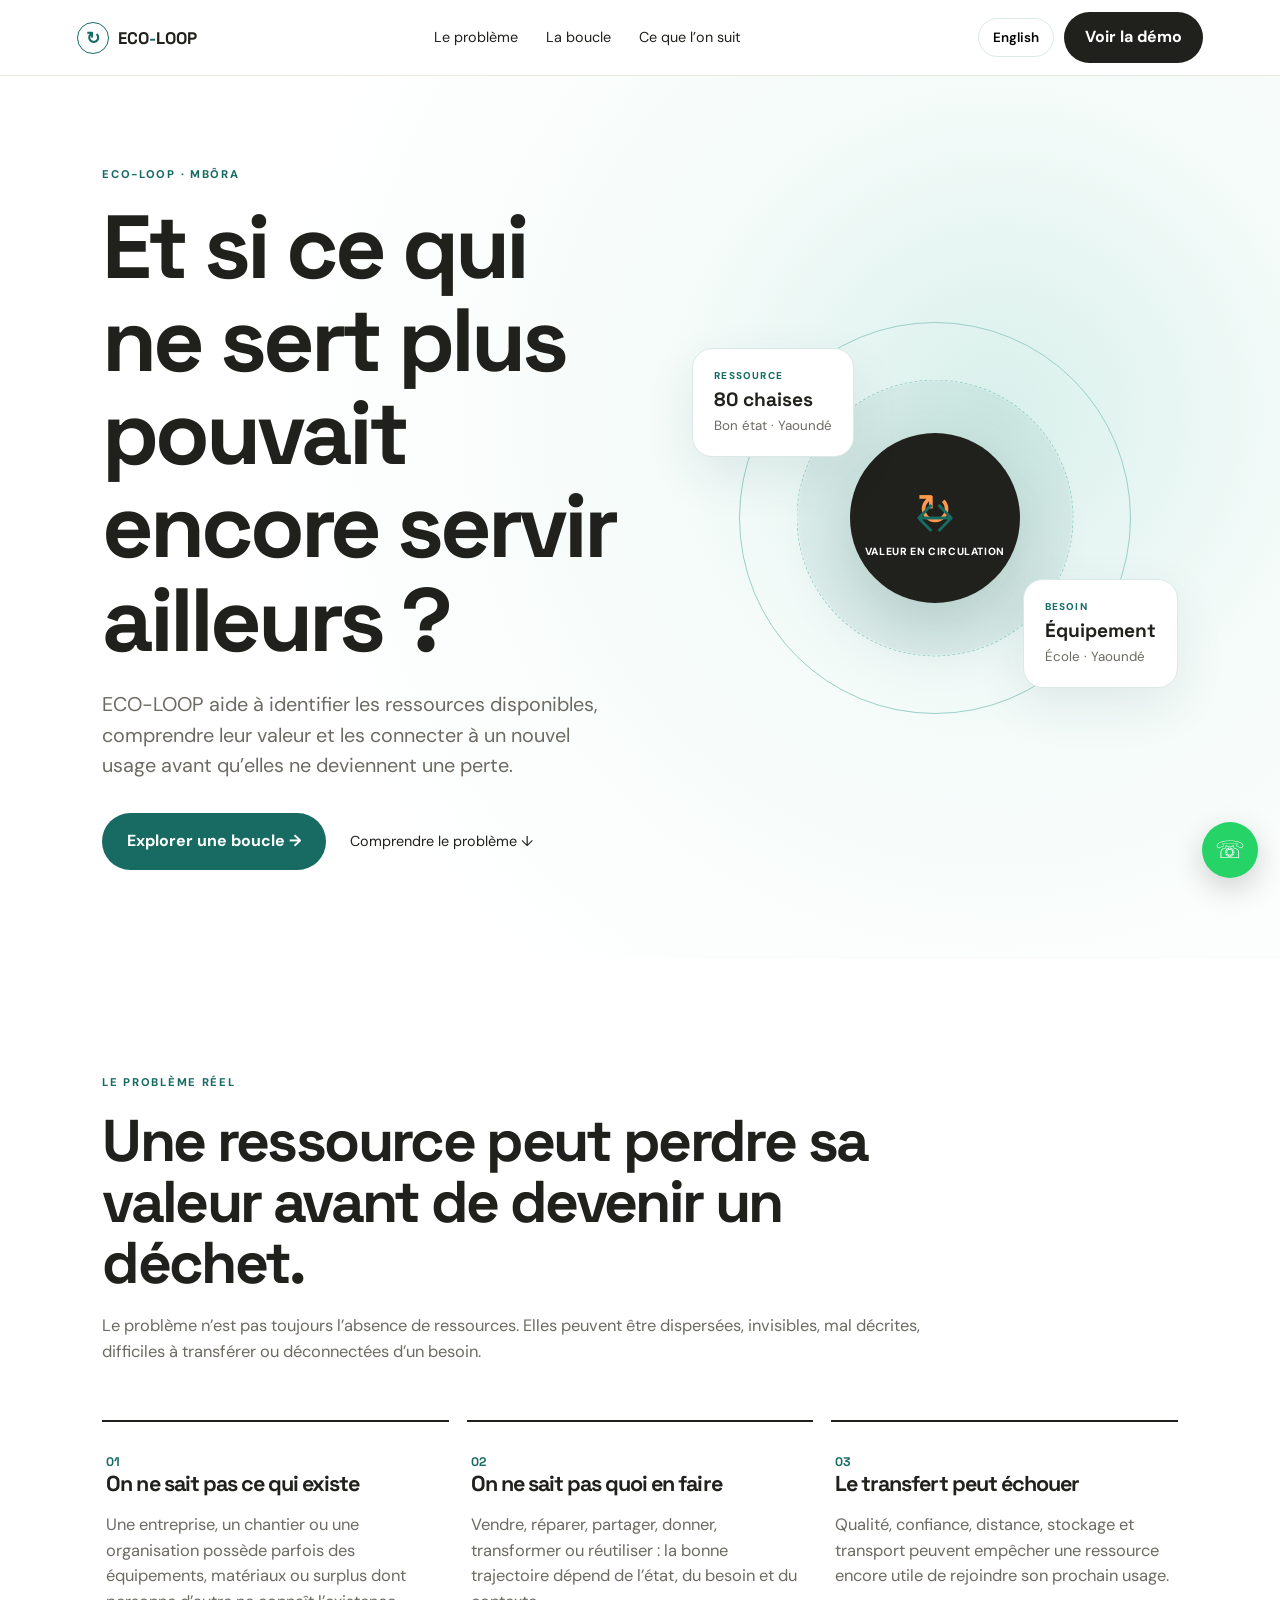
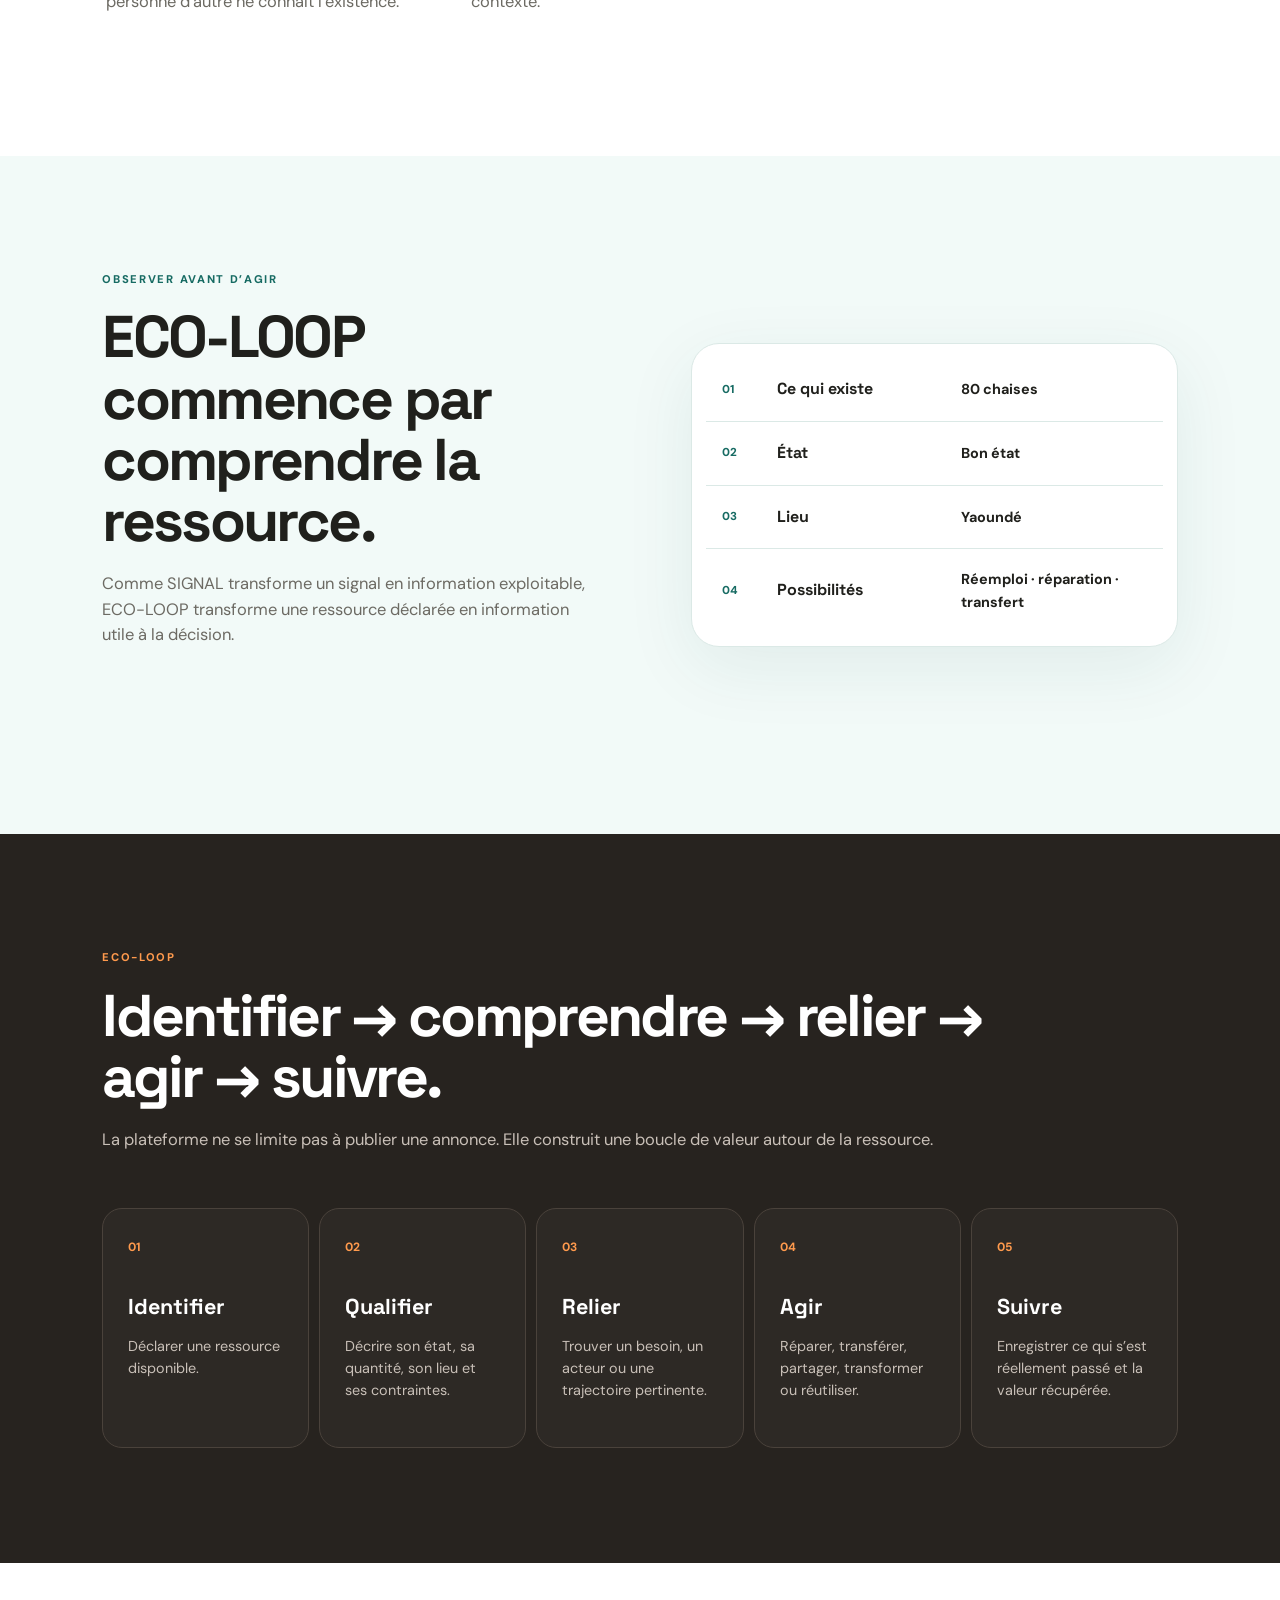
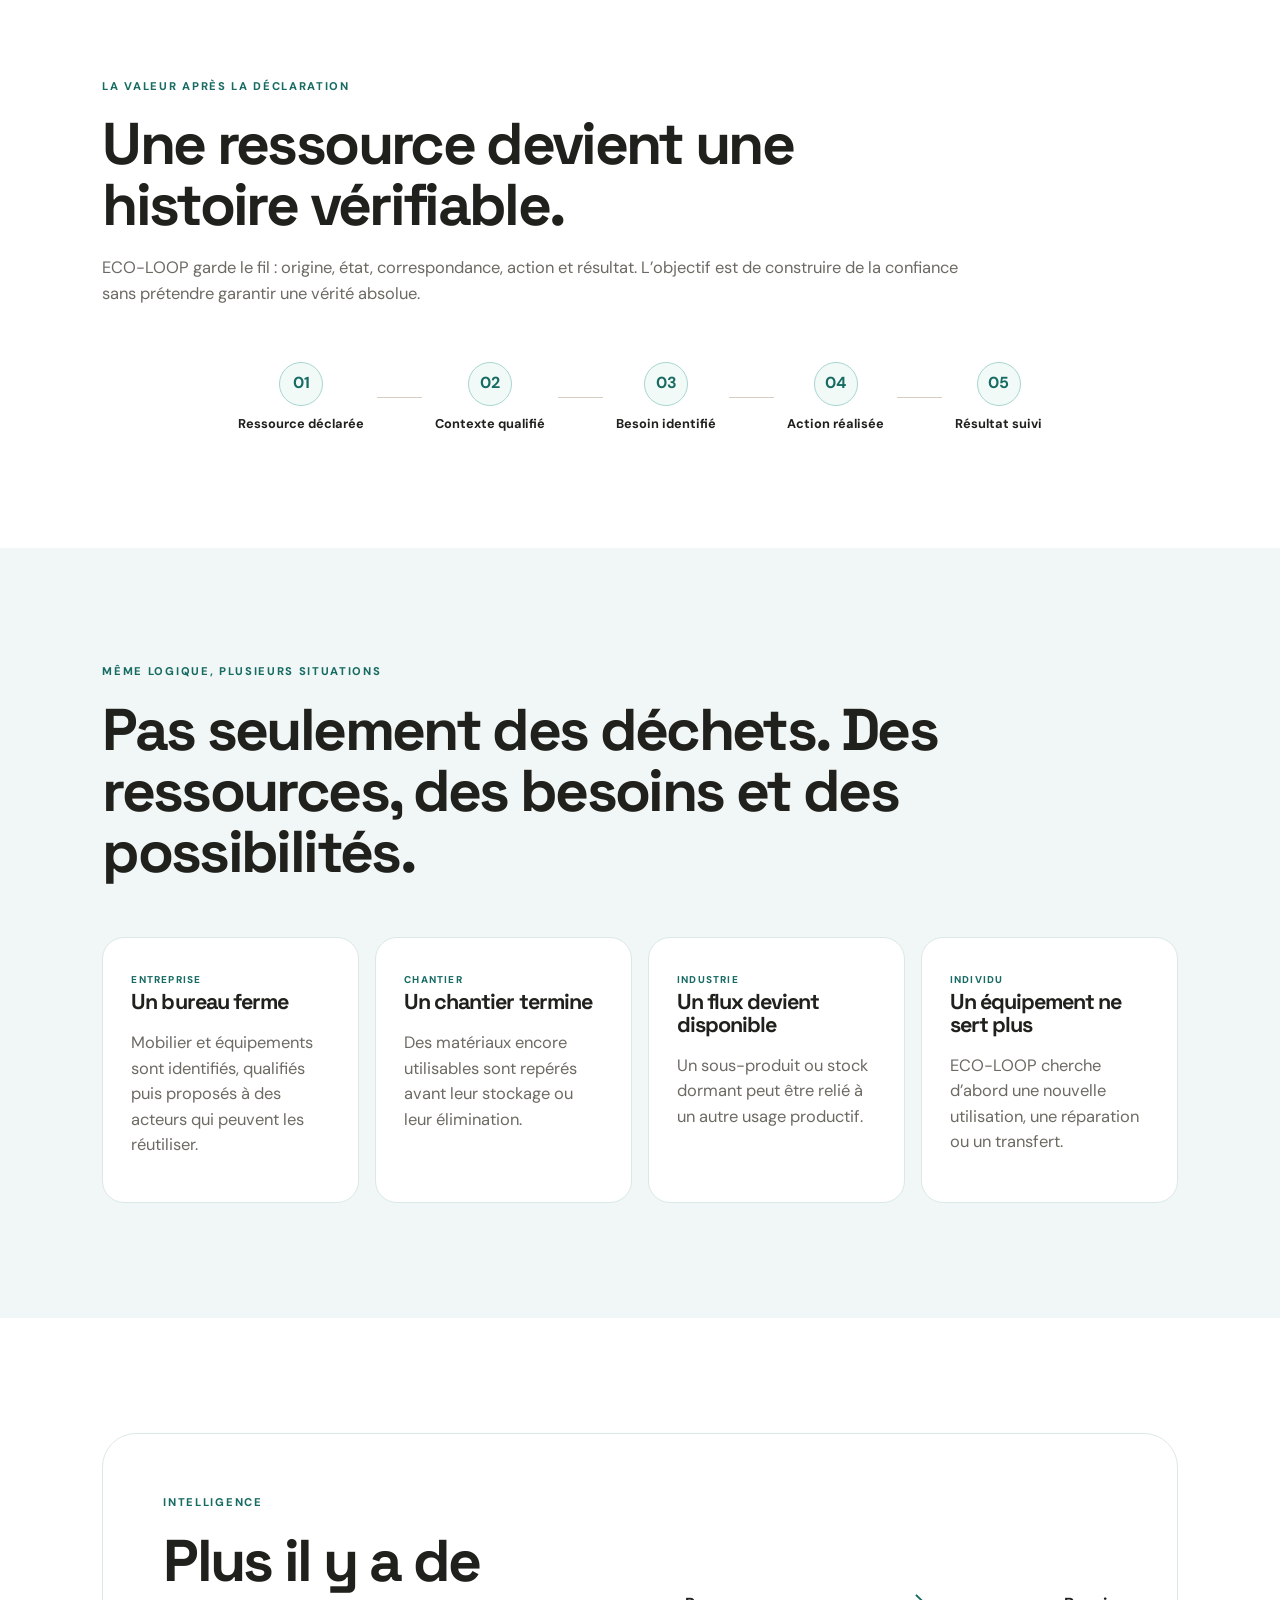
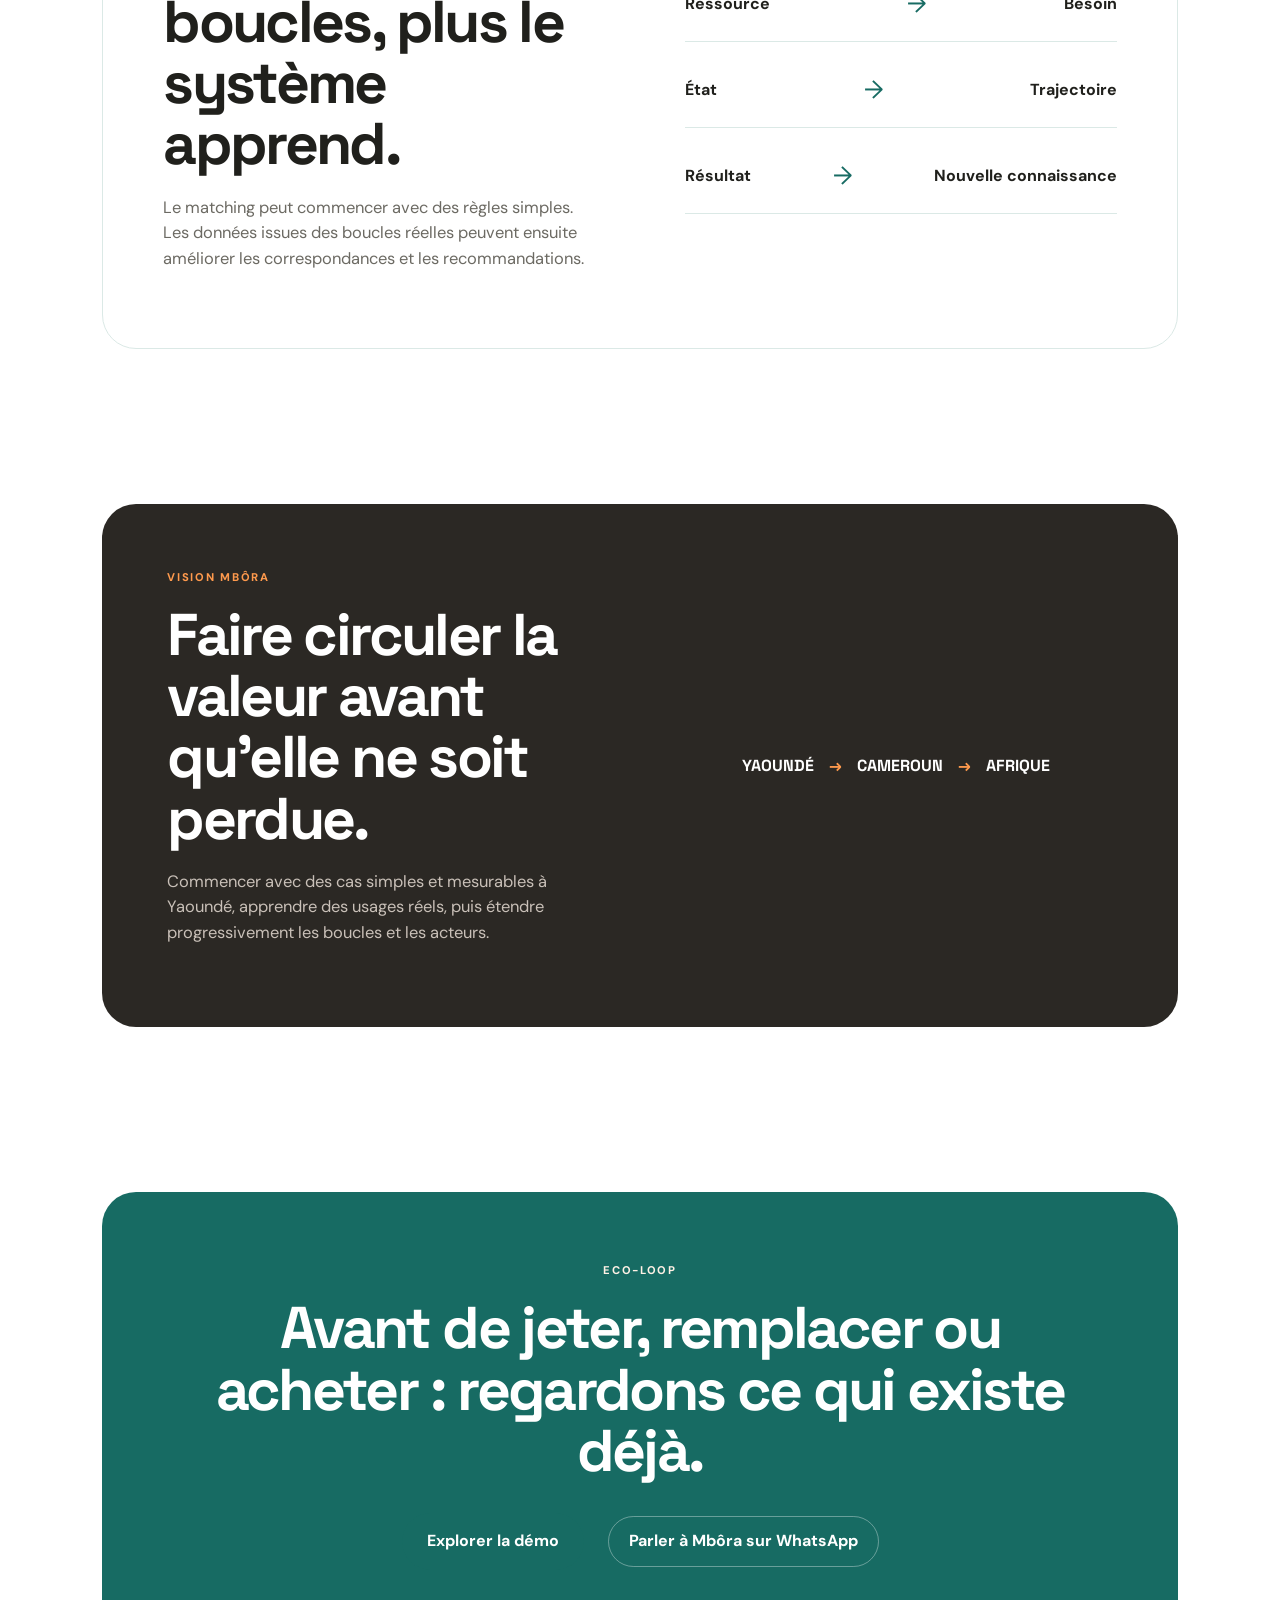
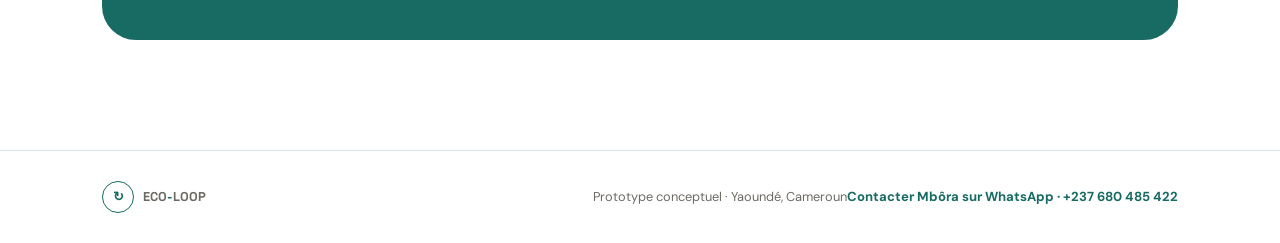
<file: index.html>
<!doctype html>
<html lang="fr"><head><meta charset="utf-8"><meta name="viewport" content="width=device-width,initial-scale=1"><meta name="description" content="ECO-LOOP aide à donner une nouvelle valeur à ce qui existe déjà."><title>ECO-LOOP — Donner une nouvelle valeur à ce qui existe déjà</title><link rel="stylesheet" href="css/style.css"></head>
<body>
<header class="nav"><a class="brand" href="index.html"><span class="brand-mark">↻</span><span>ECO<span>-</span>LOOP</span></a><nav><a href="#probleme" data-i18n="nav.problem">Le problème</a><a href="#boucle" data-i18n="nav.loop">La boucle</a><a href="#preuve" data-i18n="nav.proof">Ce que l'on suit</a></nav><div class="nav-actions"><button class="lang" id="langToggle">English</button><a class="btn btn-dark" href="demo.html" data-i18n="nav.demo">Voir la démo</a></div></header>
<main>
<section class="hero"><div class="hero-copy reveal"><div class="eyebrow" data-i18n="hero.eyebrow">ECO-LOOP · Mbôra</div><h1 data-i18n="hero.title">Et si ce qui ne sert plus pouvait encore servir ailleurs ?</h1><p class="lead" data-i18n="hero.lead">ECO-LOOP aide à identifier les ressources disponibles, comprendre leur valeur et les connecter à un nouvel usage avant qu'elles ne deviennent une perte.</p><div class="actions"><a class="btn btn-orange btn-lg" href="demo.html" data-i18n="hero.cta">Explorer une boucle →</a><a class="text-link" href="#probleme" data-i18n="hero.link">Comprendre le problème ↓</a></div></div><div class="hero-visual reveal"><div class="resource-scene"><div class="pulse"></div><div class="resource-card rc1"><span class="tiny" data-i18n="hero.resourceTag">RESSOURCE</span><strong data-i18n="hero.resource">80 chaises</strong><small data-i18n="hero.resourceMeta">Bon état · Yaoundé</small></div><div class="resource-card rc2"><span class="tiny" data-i18n="hero.needTag">BESOIN</span><strong data-i18n="hero.need">Équipement</strong><small data-i18n="hero.needMeta">École · Yaoundé</small></div><div class="connector">↔</div><div class="center-orb"><span>↻</span><small data-i18n="hero.orb">VALEUR<br>EN CIRCULATION</small></div></div></div></section>
<section id="probleme" class="section problem"><div class="section-head reveal"><div class="eyebrow" data-i18n="problem.eyebrow">Le problème réel</div><h2 data-i18n="problem.title">Une ressource peut perdre sa valeur avant de devenir un déchet.</h2><p data-i18n="problem.lead">Le problème n'est pas toujours l'absence de ressources. Elles peuvent être dispersées, invisibles, mal décrites, difficiles à transférer ou déconnectées d'un besoin.</p></div><div class="story-grid"><article class="story-card reveal"><span class="num">01</span><h3 data-i18n="problem.c1">On ne sait pas ce qui existe</h3><p data-i18n="problem.p1">Une entreprise, un chantier ou une organisation possède parfois des équipements, matériaux ou surplus dont personne d'autre ne connaît l'existence.</p></article><article class="story-card reveal"><span class="num">02</span><h3 data-i18n="problem.c2">On ne sait pas quoi en faire</h3><p data-i18n="problem.p2">Vendre, réparer, partager, donner, transformer ou réutiliser : la bonne trajectoire dépend de l'état, du besoin et du contexte.</p></article><article class="story-card reveal"><span class="num">03</span><h3 data-i18n="problem.c3">Le transfert peut échouer</h3><p data-i18n="problem.p3">Qualité, confiance, distance, stockage et transport peuvent empêcher une ressource encore utile de rejoindre son prochain usage.</p></article></div></section>
<section class="section observation"><div class="split"><div class="section-head reveal"><div class="eyebrow" data-i18n="observe.eyebrow">Observer avant d'agir</div><h2 data-i18n="observe.title">ECO-LOOP commence par comprendre la ressource.</h2><p data-i18n="observe.lead">Comme SIGNAL transforme un signal en information exploitable, ECO-LOOP transforme une ressource déclarée en information utile à la décision.</p></div><div class="observation-board reveal"><div class="board-row"><span>01</span><b data-i18n="observe.r1">Ce qui existe</b><strong data-i18n="observe.r1v">80 chaises</strong></div><div class="board-row"><span>02</span><b data-i18n="observe.r2">État</b><strong data-i18n="observe.r2v">Bon état</strong></div><div class="board-row"><span>03</span><b data-i18n="observe.r3">Lieu</b><strong data-i18n="observe.r3v">Yaoundé</strong></div><div class="board-row"><span>04</span><b data-i18n="observe.r4">Possibilités</b><strong data-i18n="observe.r4v">Réemploi · réparation · transfert</strong></div></div></div></section>
<section id="boucle" class="section dark"><div class="section-head reveal"><div class="eyebrow">ECO-LOOP</div><h2 data-i18n="loop.title">Identifier → comprendre → relier → agir → suivre.</h2><p data-i18n="loop.lead">La plateforme ne se limite pas à publier une annonce. Elle construit une boucle de valeur autour de la ressource.</p></div><div class="loop-steps"><article class="loop-step reveal"><b>01</b><span data-i18n="loop.s1">Identifier</span><p data-i18n="loop.p1">Déclarer une ressource disponible.</p></article><article class="loop-step reveal"><b>02</b><span data-i18n="loop.s2">Qualifier</span><p data-i18n="loop.p2">Décrire son état, sa quantité, son lieu et ses contraintes.</p></article><article class="loop-step reveal"><b>03</b><span data-i18n="loop.s3">Relier</span><p data-i18n="loop.p3">Trouver un besoin, un acteur ou une trajectoire pertinente.</p></article><article class="loop-step reveal"><b>04</b><span data-i18n="loop.s4">Agir</span><p data-i18n="loop.p4">Réparer, transférer, partager, transformer ou réutiliser.</p></article><article class="loop-step reveal"><b>05</b><span data-i18n="loop.s5">Suivre</span><p data-i18n="loop.p5">Enregistrer ce qui s'est réellement passé et la valeur récupérée.</p></article></div></section>
<section id="preuve" class="section"><div class="section-head reveal"><div class="eyebrow" data-i18n="proof.eyebrow">La valeur après la déclaration</div><h2 data-i18n="proof.title">Une ressource devient une histoire vérifiable.</h2><p data-i18n="proof.lead">ECO-LOOP garde le fil : origine, état, correspondance, action et résultat. L'objectif est de construire de la confiance sans prétendre garantir une vérité absolue.</p></div><div class="trace-flow"><div class="trace-item reveal"><b>01</b><span data-i18n="proof.t1">Ressource déclarée</span></div><i></i><div class="trace-item reveal"><b>02</b><span data-i18n="proof.t2">Contexte qualifié</span></div><i></i><div class="trace-item reveal"><b>03</b><span data-i18n="proof.t3">Besoin identifié</span></div><i></i><div class="trace-item reveal"><b>04</b><span data-i18n="proof.t4">Action réalisée</span></div><i></i><div class="trace-item reveal"><b>05</b><span data-i18n="proof.t5">Résultat suivi</span></div></div></section>
<section class="section usecases"><div class="section-head reveal"><div class="eyebrow" data-i18n="cases.eyebrow">Même logique, plusieurs situations</div><h2 data-i18n="cases.title">Pas seulement des déchets. Des ressources, des besoins et des possibilités.</h2></div><div class="case-grid"><article class="case reveal"><span data-i18n="cases.tag.entreprise">ENTREPRISE</span><h3 data-i18n="cases.c1">Un bureau ferme</h3><p data-i18n="cases.p1">Mobilier et équipements sont identifiés, qualifiés puis proposés à des acteurs qui peuvent les réutiliser.</p></article><article class="case reveal"><span data-i18n="cases.tag.chantier">CHANTIER</span><h3 data-i18n="cases.c2">Un chantier termine</h3><p data-i18n="cases.p2">Des matériaux encore utilisables sont repérés avant leur stockage ou leur élimination.</p></article><article class="case reveal"><span data-i18n="cases.tag.industrie">INDUSTRIE</span><h3 data-i18n="cases.c3">Un flux devient disponible</h3><p data-i18n="cases.p3">Un sous-produit ou stock dormant peut être relié à un autre usage productif.</p></article><article class="case reveal"><span data-i18n="cases.tag.individu">INDIVIDU</span><h3 data-i18n="cases.c4">Un équipement ne sert plus</h3><p data-i18n="cases.p4">ECO-LOOP cherche d'abord une nouvelle utilisation, une réparation ou un transfert.</p></article></div></section>
<section class="section intelligence"><div class="intelligence-box reveal"><div><div class="eyebrow" data-i18n="ai.eyebrow">Intelligence</div><h2 data-i18n="ai.title">Plus il y a de boucles, plus le système apprend.</h2><p data-i18n="ai.lead">Le matching peut commencer avec des règles simples. Les données issues des boucles réelles peuvent ensuite améliorer les correspondances et les recommandations.</p></div><div class="signal-lines"><div><b data-i18n="ai.r1">Ressource</b><span>→</span><b data-i18n="ai.r1b">Besoin</b></div><div><b data-i18n="ai.r2">État</b><span>→</span><b data-i18n="ai.r2b">Trajectoire</b></div><div><b data-i18n="ai.r3">Résultat</b><span>→</span><b data-i18n="ai.r3b">Nouvelle connaissance</b></div></div></div></section>
<section class="section vision"><div class="vision-box reveal"><div><div class="eyebrow" data-i18n="vision.eyebrow">Vision Mbôra</div><h2 data-i18n="vision.title">Faire circuler la valeur avant qu'elle ne soit perdue.</h2><p data-i18n="vision.p">Commencer avec des cas simples et mesurables à Yaoundé, apprendre des usages réels, puis étendre progressivement les boucles et les acteurs.</p></div><div class="path"><span data-i18n="vision.city1">YAOUNDÉ</span><i>→</i><span data-i18n="vision.city2">CAMEROUN</span><i>→</i><span data-i18n="vision.city3">AFRIQUE</span></div></div></section>
<section class="cta"><div class="cta-box reveal"><div class="eyebrow">ECO-LOOP</div><h2 data-i18n="cta.title">Avant de jeter, remplacer ou acheter : regardons ce qui existe déjà.</h2><div class="actions center"><a class="btn btn-orange btn-lg" href="demo.html" data-i18n="cta.demo">Explorer la démo</a><a class="btn btn-outline-light" href="https://wa.me/237680485422" target="_blank" rel="noopener" data-i18n="cta.contact">Parler à Mbôra sur WhatsApp</a></div></div></section>
</main><footer><div class="brand"><span class="brand-mark">↻</span><span>ECO<span>-</span>LOOP</span></div><div class="footer-contact"><span data-i18n="footer">Prototype conceptuel · Yaoundé, Cameroun</span><a href="https://wa.me/237680485422" target="_blank" rel="noopener" data-i18n="contact.whatsapp">WhatsApp Mbôra · +237 680 485 422</a></div></footer><a class="whatsapp-float" href="https://wa.me/237680485422" target="_blank" rel="noopener" data-i18n-aria="contact.aria" aria-label="WhatsApp Mbôra">☏</a><script src="js/i18n.js"></script><script src="js/landing.js"></script></body></html>
</file>
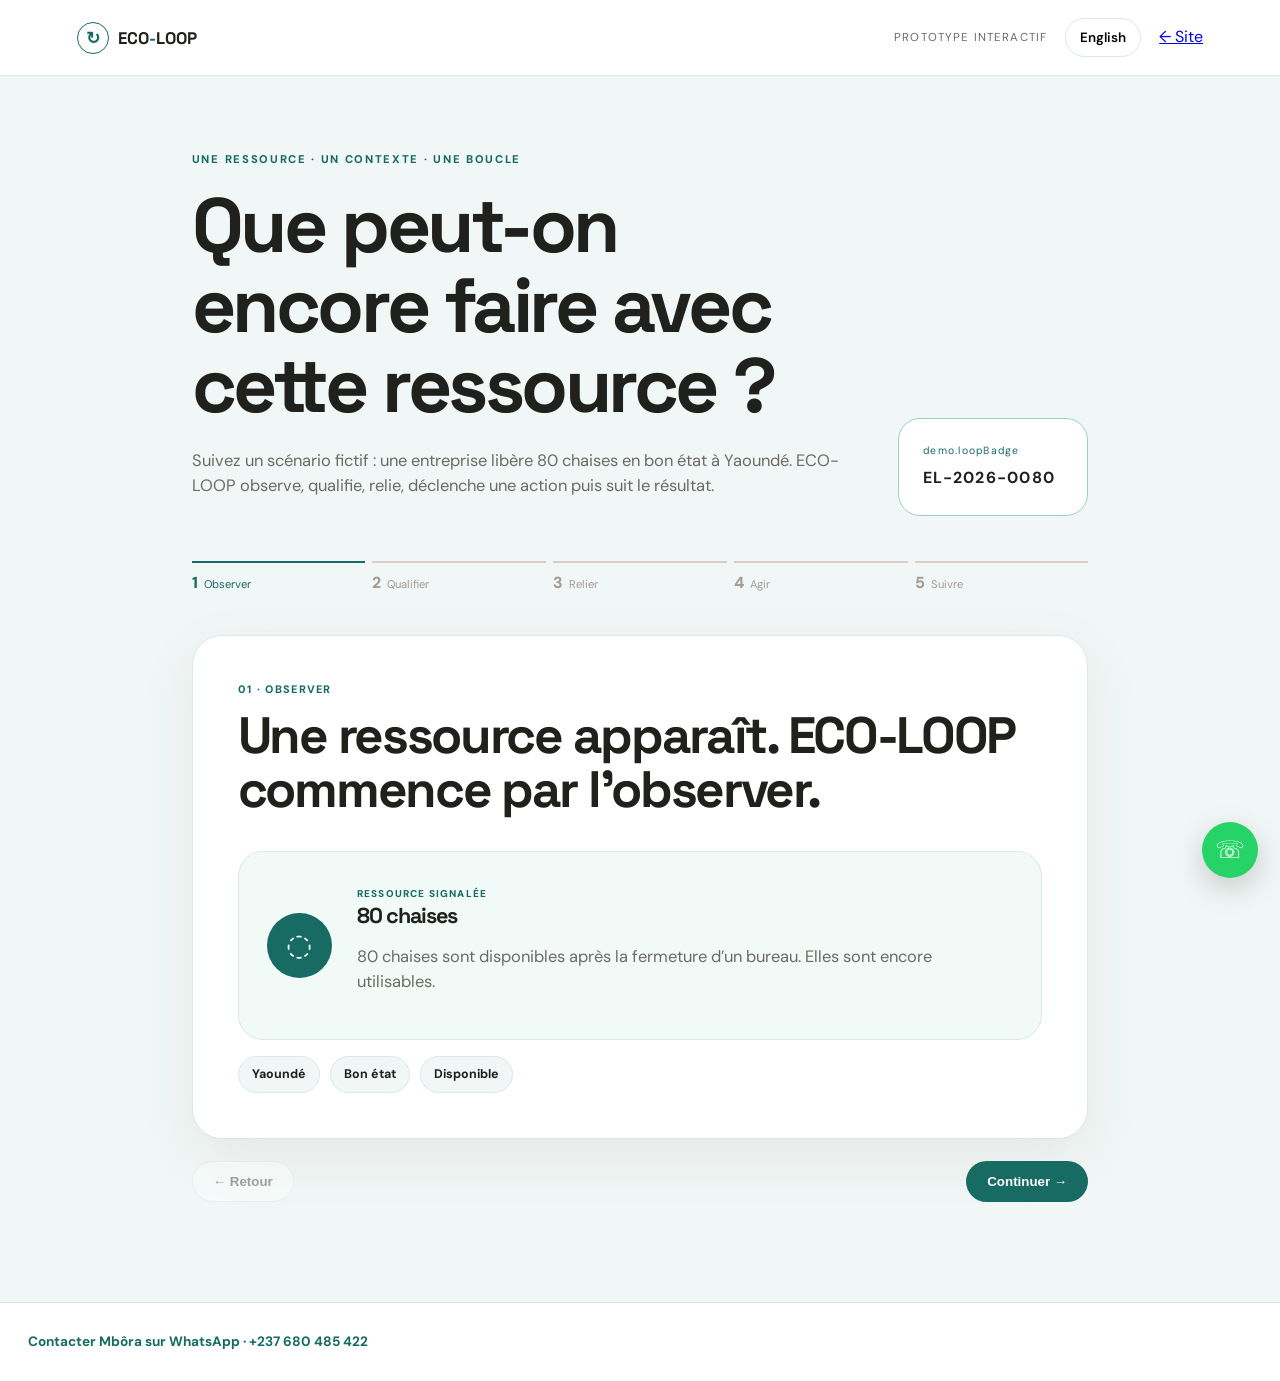
<file: demo.html>
<!doctype html><html lang="fr"><head><meta charset="utf-8"><meta name="viewport" content="width=device-width,initial-scale=1"><title>ECO-LOOP — Une boucle en direct</title><link rel="stylesheet" href="css/style.css"><link rel="stylesheet" href="css/demo.css"></head><body class="demo-body"><header class="demo-nav"><a class="brand" href="index.html"><span class="brand-mark">↻</span><span>ECO<span>-</span>LOOP</span></a><div class="demo-label" data-i18n="demo.badge">Prototype interactif</div><button class="lang" id="langToggle">English</button><a href="index.html" class="back" data-i18n="demo.back">← Site</a></header><main class="demo-shell"><section class="demo-intro"><div><div class="eyebrow" data-i18n="demo.eyebrow">Une ressource · un contexte · une boucle</div><h1 data-i18n="demo.title">Que peut-on encore faire avec cette ressource ?</h1><p data-i18n="demo.lead">Suivez un scénario fictif : une entreprise libère 80 chaises en bon état à Yaoundé. ECO-LOOP observe, qualifie, relie, déclenche une action puis suit le résultat.</p></div><div class="demo-badge"><span data-i18n="demo.loopBadge">BOUCLE</span><br><strong>EL-2026-0080</strong></div></section><div class="progress" id="progress"></div><section id="stage" class="stage"></section><div class="demo-controls"><button class="btn btn-outline" id="backBtn" data-i18n="demo.backbtn">← Retour</button><button class="btn btn-orange" id="nextBtn" data-i18n="demo.start">Commencer →</button></div></main><footer class="demo-footer"><a href="https://wa.me/237680485422" target="_blank" rel="noopener" data-i18n="contact.whatsapp">Contacter Mbôra sur WhatsApp · +237 680 485 422</a></footer><a class="whatsapp-float" href="https://wa.me/237680485422" target="_blank" rel="noopener" data-i18n-aria="contact.aria" aria-label="WhatsApp Mbôra">☏</a><script src="js/i18n.js"></script><script src="js/demo.js"></script></body></html>
</file>
<file: css/style.css>
@import url('https://fonts.googleapis.com/css2?family=DM+Sans:wght@400;500;600;700&family=Space+Grotesk:wght@500;600;700&display=swap');
:root{--ink:#20201c;--muted:#6c6a63;--green:#176b63;--green2:#ff9a4d;--cream:#f2faf8;--line:#dbe9e6;--dark:#27231f;--soft:#f1f7f6;--white:#fff}*{box-sizing:border-box}html{scroll-behavior:smooth}body{margin:0;color:var(--ink);background:#fff;font-family:"DM Sans",sans-serif;line-height:1.55}h1,h2,h3{font-family:"Space Grotesk",sans-serif;line-height:1.04;letter-spacing:-.045em}h1{font-size:clamp(3.1rem,7vw,6.7rem);margin:0 0 22px}h2{font-size:clamp(2.3rem,4.6vw,4.7rem);margin:0 0 20px}h3{font-size:1.35rem;margin:0 0 12px}p{color:var(--muted);font-size:1.03rem}.nav{height:76px;display:flex;align-items:center;justify-content:space-between;padding:0 6vw;position:sticky;top:0;z-index:30;background:rgba(255,255,255,.9);backdrop-filter:blur(14px);border-bottom:1px solid #eee8e2}.brand{display:flex;align-items:center;gap:9px;text-decoration:none;color:var(--ink);font:700 1.05rem "Space Grotesk"}.brand>span>span{color:var(--green)}.brand-mark{width:32px;height:32px;border:1.5px solid var(--green);border-radius:50%;display:grid;place-items:center;color:var(--green)}.nav nav{display:flex;gap:28px}.nav nav a,.text-link{color:var(--ink);text-decoration:none;font-size:.9rem}.nav-actions{display:flex;align-items:center;gap:10px}.lang{border:1px solid var(--line);background:#fff;border-radius:999px;padding:10px 14px;font:600 .84rem "DM Sans";cursor:pointer}.btn{display:inline-flex;align-items:center;justify-content:center;text-decoration:none;border-radius:999px;padding:12px 20px;font-weight:700;border:1px solid transparent;transition:.2s}.btn:hover{transform:translateY(-2px)}.btn-dark{background:var(--ink);color:#fff}.btn-orange{background:var(--green);color:#fff}.btn-outline{background:#fff;border-color:var(--line);color:var(--ink)}.btn-outline-light{border-color:rgba(255,255,255,.35);color:#fff;background:transparent}.btn-lg{padding:15px 24px}.hero{min-height:calc(100vh - 76px);display:grid;grid-template-columns:1.04fr .96fr;align-items:center;gap:5vw;padding:7vw 8vw;background:radial-gradient(circle at 78% 38%,#d9f0eb 0,#f4fbf9 28%,#fff 65%)}.eyebrow{text-transform:uppercase;letter-spacing:.15em;font-size:.7rem;font-weight:800;color:var(--green);margin-bottom:18px}.hero h1 em{font-style:normal;color:var(--green)}.lead{font-size:1.24rem;max-width:720px}.actions{display:flex;align-items:center;gap:24px;margin-top:32px}.resource-scene{height:500px;position:relative;max-width:560px;margin:auto}.resource-scene:before,.resource-scene:after{content:"";position:absolute;border:1px solid #9bcfc8;border-radius:50%;left:50%;top:50%;transform:translate(-50%,-50%)}.resource-scene:before{width:390px;height:390px}.resource-scene:after{width:275px;height:275px;border-style:dashed}.pulse{position:absolute;inset:20% 15%;border-radius:50%;background:radial-gradient(circle,#fff 0 35%,rgba(23,107,99,.08) 36% 60%,transparent 61%);animation:breathe 4s ease-in-out infinite}.center-orb{position:absolute;left:50%;top:50%;transform:translate(-50%,-50%);width:170px;height:170px;border-radius:50%;background:var(--ink);color:#fff;display:grid;place-content:center;text-align:center;box-shadow:0 25px 70px rgba(20,70,66,.2);animation:float 4s ease-in-out infinite}.center-orb span{font-size:44px;color:var(--green2)}.center-orb small{font-weight:800;letter-spacing:.06em;font-size:.65rem}.resource-card{position:absolute;background:#fff;border:1px solid var(--line);border-radius:20px;padding:19px 21px;box-shadow:0 18px 50px rgba(30,80,75,.09);display:flex;flex-direction:column;gap:4px;z-index:2}.resource-card strong{font:700 1.2rem "Space Grotesk"}.resource-card small{color:var(--muted)}.tiny,.tag{font-size:.62rem;letter-spacing:.12em;font-weight:800;color:var(--green)}.rc1{left:0;top:16%}.rc2{right:0;bottom:16%}.connector{position:absolute;left:50%;top:50%;font-size:38px;color:var(--green);transform:translate(-50%,-50%);z-index:3}.section{padding:115px 8vw}.section-head{max-width:880px;margin-bottom:55px}.story-grid{display:grid;grid-template-columns:repeat(3,1fr);gap:18px}.story-card{border-top:2px solid var(--ink);padding:27px 4px 10px}.num{color:var(--green);font:700 .78rem "Space Grotesk"}.observation{background:var(--cream)}.split{display:grid;grid-template-columns:1fr 1fr;gap:8vw;align-items:center}.observation-board{background:#fff;border:1px solid var(--line);border-radius:28px;padding:14px;box-shadow:0 20px 70px rgba(30,80,75,.08)}.board-row{display:grid;grid-template-columns:40px 1fr 1.1fr;gap:15px;padding:19px 16px;border-bottom:1px solid var(--line);align-items:center}.board-row:last-child{border:0}.board-row span{color:var(--green);font-size:.72rem;font-weight:800}.board-row b{font-family:"Space Grotesk"}.board-row strong{font-size:.9rem}.dark{background:var(--dark);color:#fff}.dark p{color:#c9c0b8}.dark .eyebrow{color:var(--green2)}.loop-steps{display:grid;grid-template-columns:repeat(5,1fr);gap:10px}.loop-step{border:1px solid #4a423b;border-radius:20px;padding:25px;min-height:240px;background:#2d2925}.loop-step b{color:var(--green2);font-size:.75rem}.loop-step span{display:block;font:700 1.35rem "Space Grotesk";margin:35px 0 10px}.loop-step p{font-size:.9rem}.trace-flow{display:flex;align-items:center;justify-content:center;gap:13px;flex-wrap:wrap}.trace-item{display:flex;flex-direction:column;align-items:center;gap:8px;text-align:center}.trace-item b{width:44px;height:44px;border-radius:50%;background:var(--cream);border:1px solid #a8d6d0;display:grid;place-items:center;color:var(--green)}.trace-item span{font-size:.8rem;font-weight:700}.trace-flow i{height:1px;width:45px;background:#d7cdc3}.usecases{background:var(--soft)}.case-grid{display:grid;grid-template-columns:repeat(4,1fr);gap:16px}.case{background:#fff;border:1px solid var(--line);border-radius:22px;padding:28px;min-height:260px}.case>span{font-size:.62rem;letter-spacing:.12em;font-weight:800;color:var(--green)}.intelligence-box{border:1px solid var(--line);border-radius:34px;padding:60px;display:grid;grid-template-columns:1fr 1fr;gap:7vw;background:#fff}.signal-lines{display:grid;gap:12px;align-content:center}.signal-lines div{display:flex;align-items:center;justify-content:space-between;border-bottom:1px solid var(--line);padding:17px 0}.signal-lines span{color:var(--green);font-size:25px}.vision{padding-top:40px}.vision-box{background:#2b2824;color:#fff;border-radius:34px;padding:65px;display:grid;grid-template-columns:1fr 1fr;gap:6vw;align-items:center}.vision-box p{color:#c9c0b8}.vision-box .eyebrow{color:var(--green2)}.path{display:flex;justify-content:center;align-items:center;gap:15px;flex-wrap:wrap;font:700 1rem "Space Grotesk"}.path i{font-style:normal;color:var(--green2)}.cta{padding:50px 8vw 110px}.cta-box{background:var(--green);color:#fff;border-radius:34px;padding:70px;text-align:center}.cta-box h2{max-width:900px;margin:0 auto}.cta-box .eyebrow{color:#fff1e5}.center{justify-content:center}footer{padding:30px 8vw;border-top:1px solid var(--line);display:flex;justify-content:space-between;gap:20px;align-items:center}footer span{color:var(--muted);font-size:.8rem}footer a{color:var(--green);text-decoration:none;font-weight:700;font-size:.82rem}.whatsapp-float{position:fixed;right:22px;bottom:22px;width:56px;height:56px;border-radius:50%;background:#25d366;color:#fff;display:grid;place-items:center;text-decoration:none;font-size:24px;box-shadow:0 10px 30px rgba(0,0,0,.18);z-index:50}.reveal{opacity:0;transform:translateY(20px);transition:.7s ease}.reveal.visible{opacity:1;transform:none}@keyframes breathe{50%{transform:scale(1.08);opacity:.75}}@keyframes float{50%{transform:translate(-50%,-54%)}}@media(max-width:950px){.nav nav{display:none}.hero{grid-template-columns:1fr;padding-top:75px}.story-grid,.case-grid{grid-template-columns:1fr 1fr}.loop-steps{grid-template-columns:1fr 1fr 1fr}.split,.intelligence-box,.vision-box{grid-template-columns:1fr}}@media(max-width:600px){.nav{padding:0 20px}.nav-actions .btn{display:none}.hero,.section{padding:78px 22px}.hero h1{font-size:3.55rem}.actions{align-items:flex-start;flex-direction:column}.resource-scene{height:360px}.resource-scene:before{width:285px;height:285px}.resource-scene:after{width:205px;height:205px}.center-orb{width:125px;height:125px}.rc1{left:0}.rc2{right:0}.resource-card{transform:scale(.82)}.story-grid,.case-grid,.loop-steps{grid-template-columns:1fr}.trace-flow i{display:none}.intelligence-box,.vision-box,.cta-box{padding:35px 25px}footer{padding:25px 22px;display:block}.footer-contact{margin-top:12px}.demo-nav{padding:0 20px}}
</file>
<file: css/demo.css>
.demo-body{background:var(--soft)}.demo-nav{height:76px;display:flex;align-items:center;gap:18px;padding:0 6vw;background:#fff;border-bottom:1px solid var(--line);position:sticky;top:0;z-index:20}.demo-label{font-size:.72rem;text-transform:uppercase;letter-spacing:.1em;color:var(--muted);margin-left:auto}.demo-shell{max-width:1050px;margin:auto;padding:75px 6vw 100px}.demo-intro{display:grid;grid-template-columns:1fr 190px;gap:50px;align-items:end;margin-bottom:45px}.demo-intro h1{font-size:clamp(2.8rem,6vw,5.5rem)}.demo-badge{border:1px solid #9bcfc8;border-radius:22px;padding:24px;background:#fff;color:var(--green);font-size:.65rem;letter-spacing:.12em}.demo-badge strong{display:block;color:var(--ink);font-size:1rem;margin-top:7px}.progress{display:grid;grid-template-columns:repeat(5,1fr);gap:7px;margin-bottom:22px}.pstep{height:52px;border-top:2px solid #d8cec4;padding-top:8px;color:#a59b91}.pstep.done{border-color:var(--green);color:var(--green)}.pstep span{font-weight:800;margin-right:6px}.pstep small{font-size:.7rem}.stage{background:#fff;border:1px solid var(--line);border-radius:30px;padding:45px;min-height:440px;box-shadow:0 18px 60px rgba(70,46,28,.07)}.stage-head{margin-bottom:35px}.stage-kicker{font-size:.68rem;text-transform:uppercase;letter-spacing:.12em;font-weight:800;color:var(--green);margin-bottom:12px}.stage-head h2{font-size:clamp(2rem,4vw,3.5rem);max-width:800px}.live-card{display:flex;gap:25px;align-items:center;border:1px solid var(--line);background:var(--cream);border-radius:25px;padding:28px}.live-icon{width:65px;height:65px;border-radius:50%;background:var(--green);color:#fff;display:grid;place-items:center;font-size:30px;flex:none}.data-pills{display:flex;gap:10px;flex-wrap:wrap;margin-top:16px}.data-pills span{background:var(--soft);border:1px solid var(--line);padding:8px 13px;border-radius:999px;font-size:.78rem;font-weight:700}.context-grid{display:grid;grid-template-columns:1fr 1fr;gap:12px}.context-grid>div{border:1px solid var(--line);border-radius:18px;padding:20px}.context-grid span,.need-card span{display:block;color:var(--muted);font-size:.72rem;margin-bottom:8px}.context-grid strong{font-family:"Space Grotesk"}.confidence{margin-top:15px;background:#fff6ed;border-left:3px solid var(--green);padding:18px}.confidence b{display:block}.confidence span{font-size:.9rem;color:var(--muted)}.match-layout{display:grid;grid-template-columns:1fr 80px 1fr;align-items:center;gap:20px}.need-card,.match-card{border:1px solid var(--line);border-radius:22px;padding:25px}.match-card{background:#fff7ef;border-color:#9bcfc8}.match-card>span{display:inline-grid;place-items:center;width:45px;height:45px;border-radius:50%;background:var(--green);color:#fff;font-weight:800}.match-card b{color:var(--green);font-size:.8rem}.match-arrow{text-align:center;font-size:35px;color:var(--green)}.action-card{border:1px solid #9bcfc8;background:#fff7ef;border-radius:25px;padding:30px;display:grid;grid-template-columns:60px 1fr auto;gap:20px;align-items:center}.action-number{color:var(--green);font:700 1.2rem "Space Grotesk"}.action-status{border-radius:999px;background:#fff;color:var(--green);border:1px solid #9bcfc8;padding:10px 13px;font-size:.75rem;font-weight:800}.result-card{text-align:center;padding:25px}.result-icon{width:76px;height:76px;border-radius:50%;background:var(--green);color:#fff;display:grid;place-items:center;font-size:38px;margin:0 auto 18px}.result-card h2{max-width:700px;margin:10px auto 15px}.result-stats{display:grid;grid-template-columns:repeat(3,1fr);gap:1px;background:var(--line);border:1px solid var(--line);border-radius:20px;overflow:hidden;margin-top:30px}.result-stats>div{background:#fff;padding:22px}.result-stats strong{display:block;font:700 2rem "Space Grotesk"}.result-stats span{font-size:.75rem;color:var(--muted)}.demo-controls{display:flex;justify-content:space-between;margin-top:22px}.demo-footer{padding:28px;text-align:center;border-top:1px solid var(--line);background:#fff}.demo-footer a{color:var(--green);font-weight:700;text-decoration:none;font-size:.85rem}@media(max-width:650px){.demo-intro{grid-template-columns:1fr}.stage{padding:28px 20px}.progress{grid-template-columns:repeat(5,1fr)}.pstep small{display:none}.context-grid,.match-layout{grid-template-columns:1fr}.match-arrow{transform:rotate(90deg)}.action-card{grid-template-columns:1fr}.result-stats{grid-template-columns:1fr}.demo-label{display:none}}
</file>
